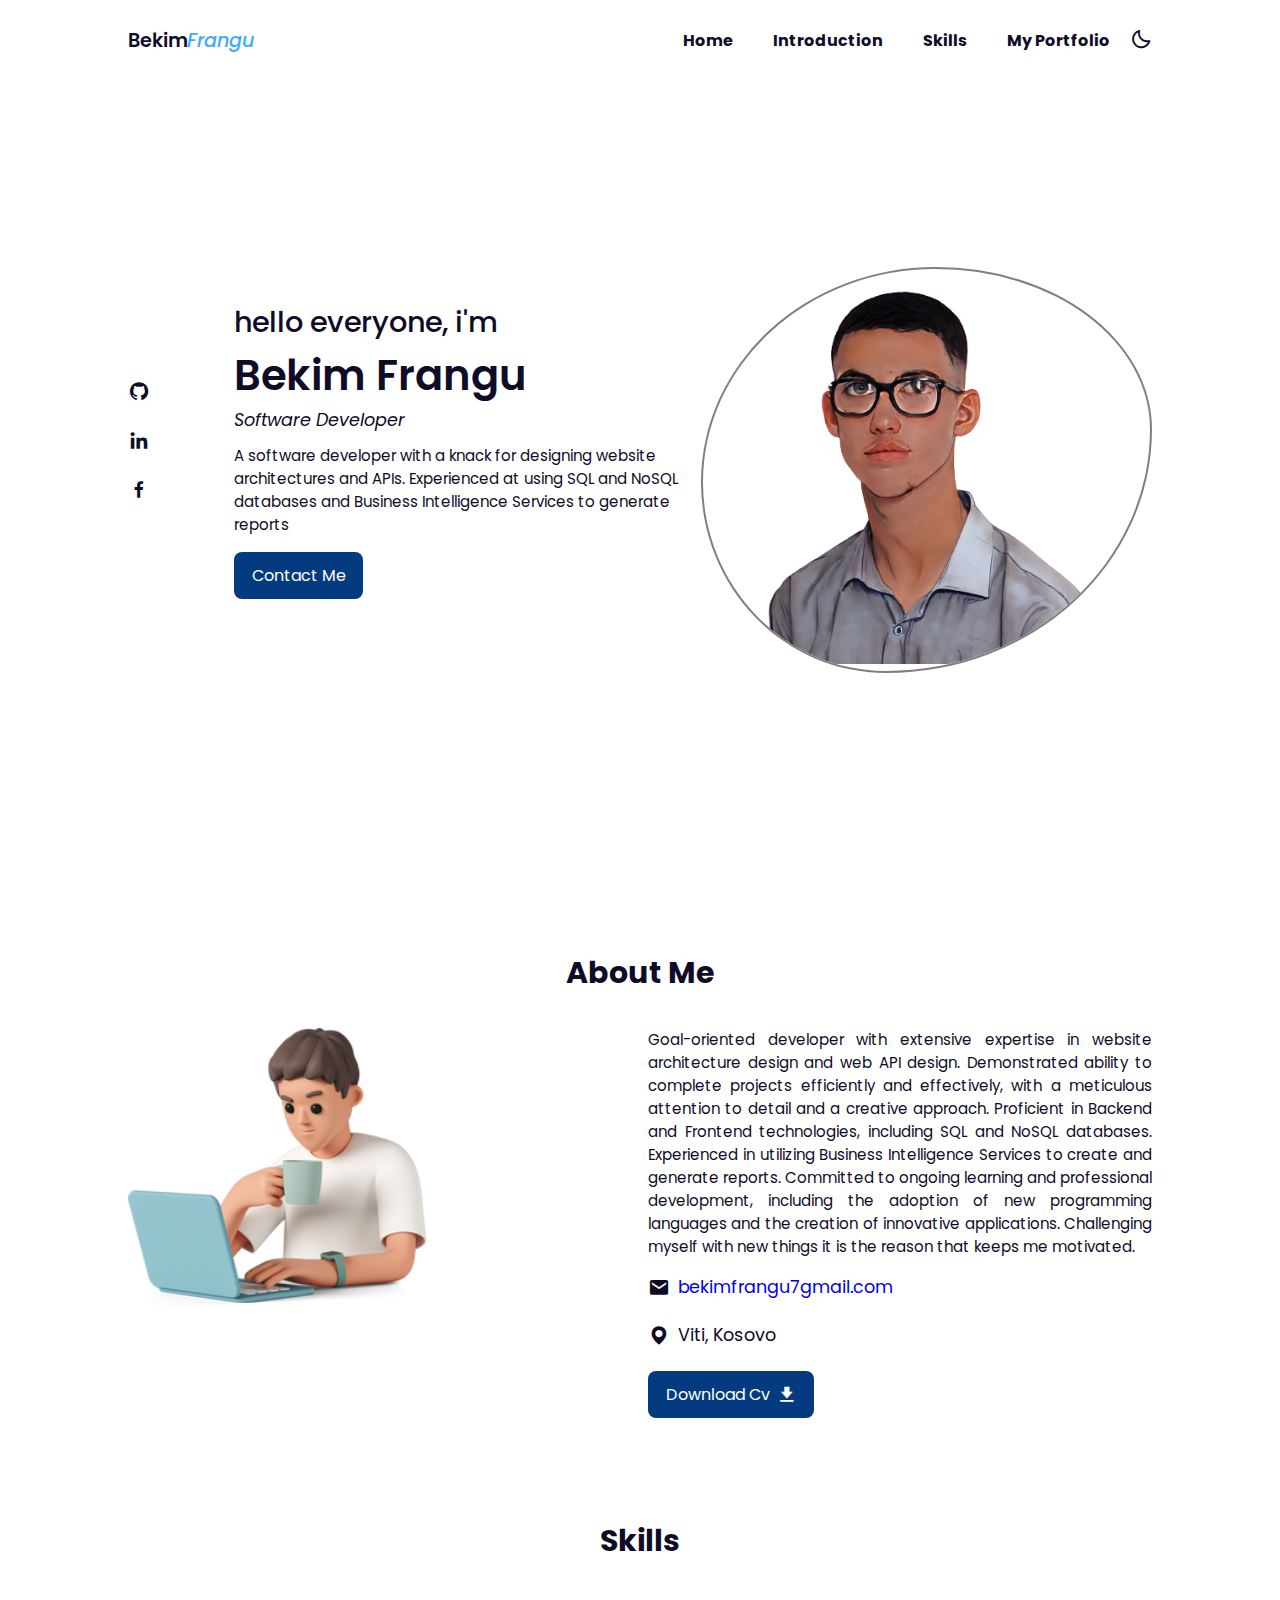
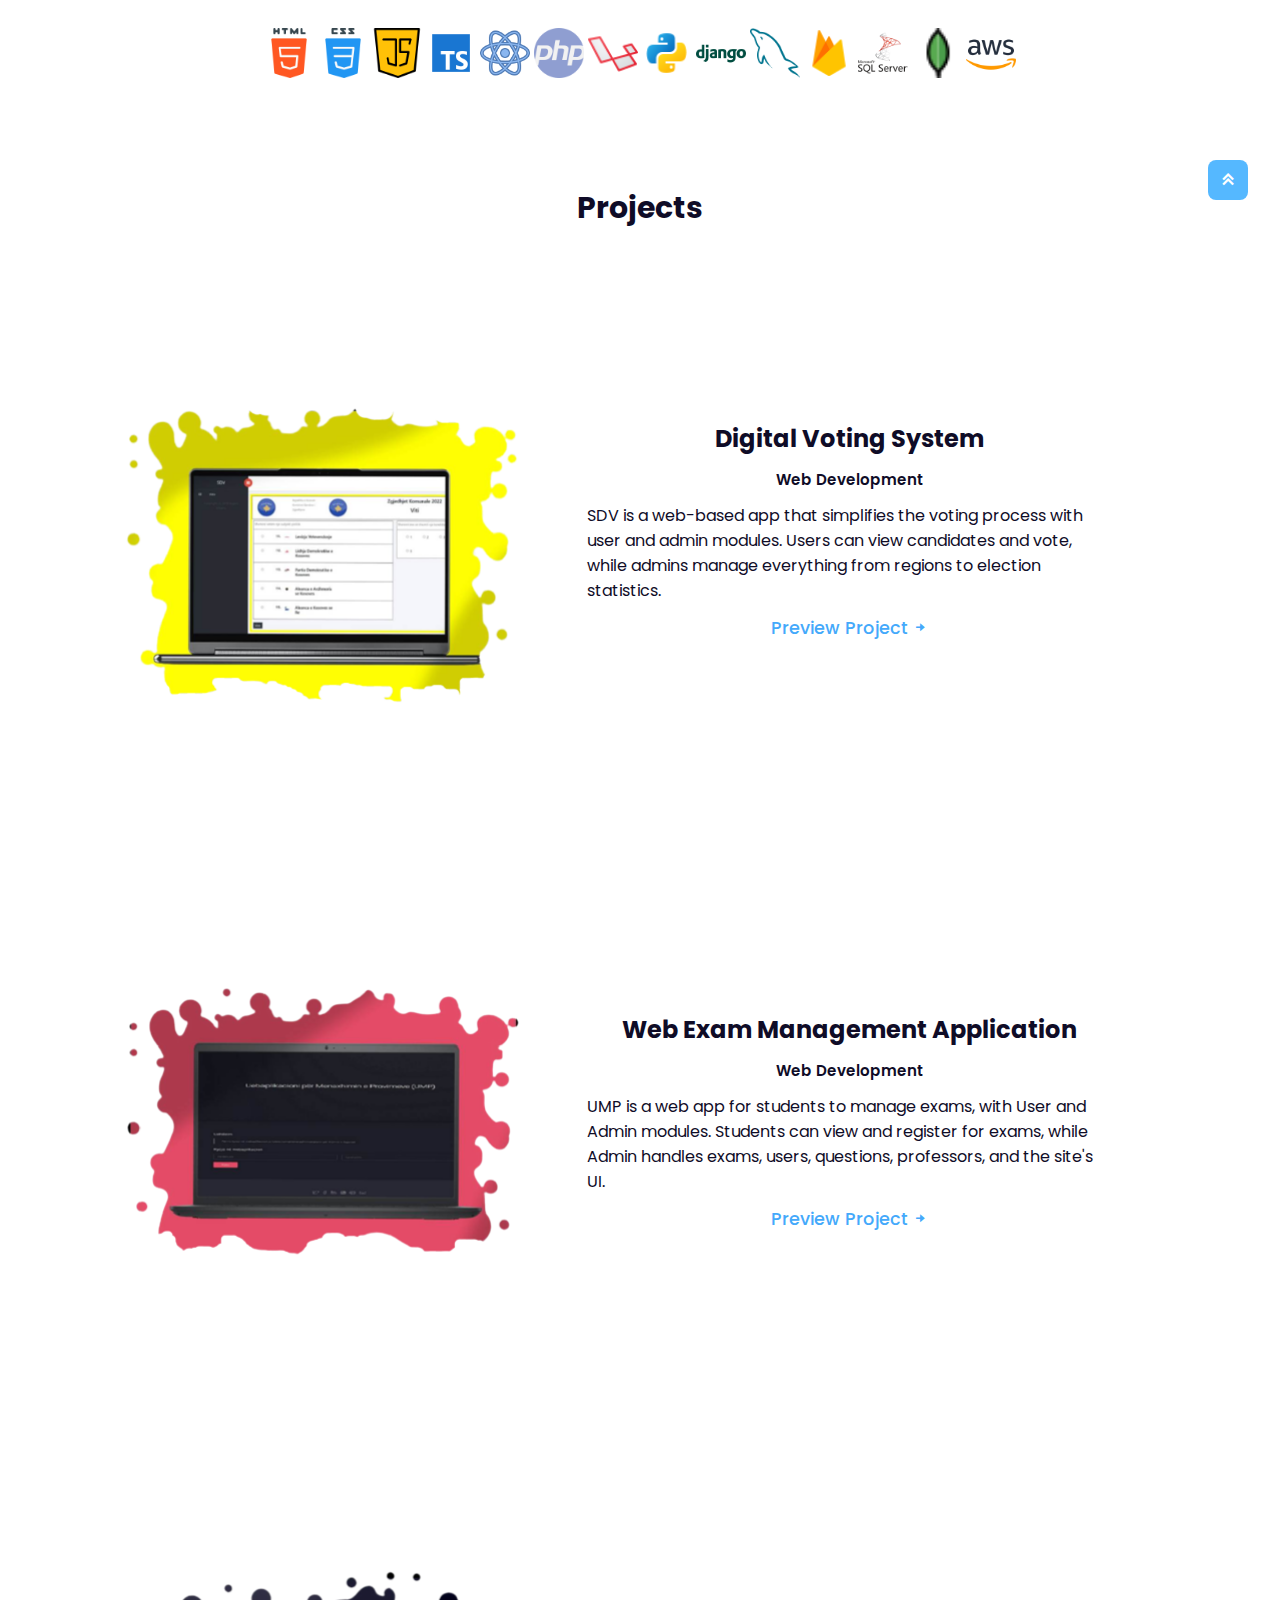
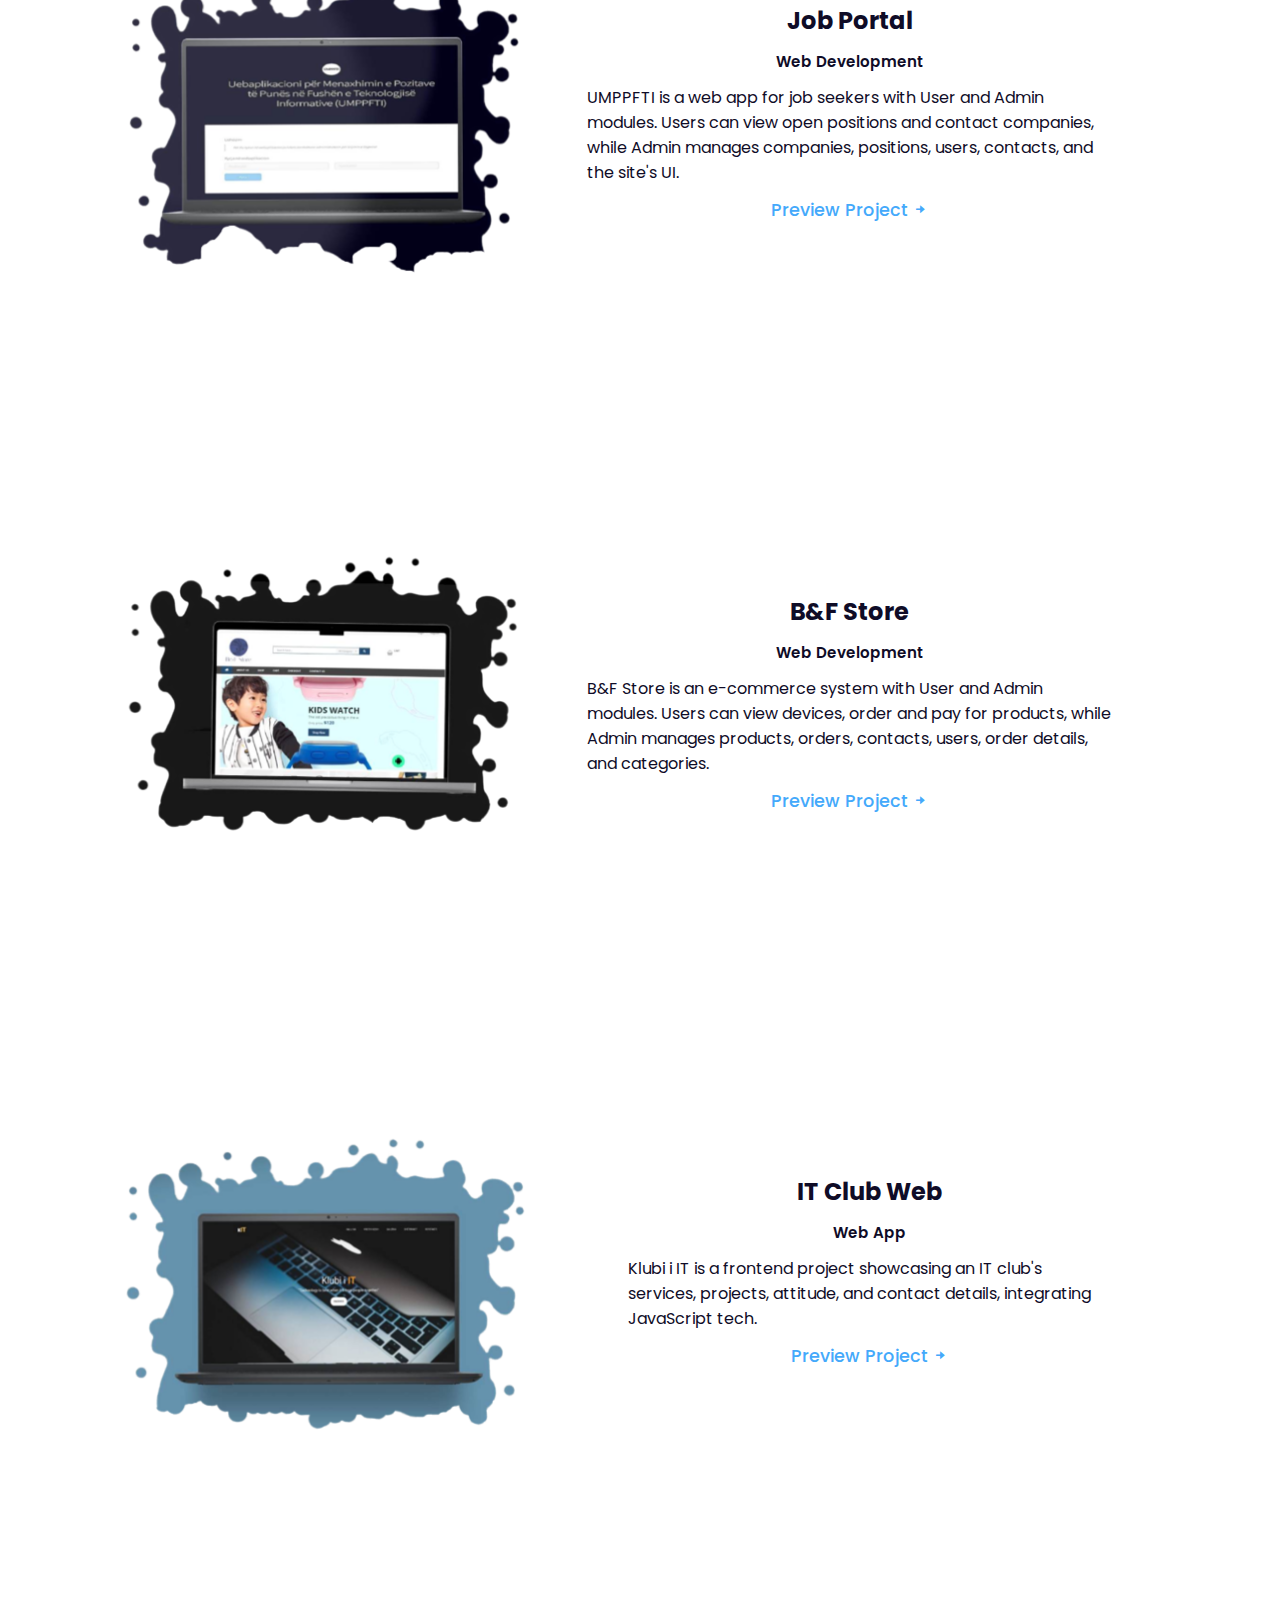
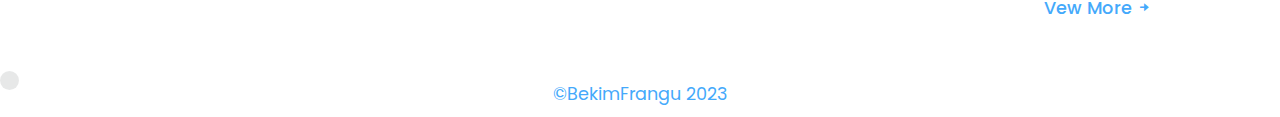
<file: index.html>
<!DOCTYPE html>
<html lang="en">
  <head>
    <meta charset="UTF-8" />
    <meta http-equiv="X-UA-Compatible" content="IE=edge" />
    <meta name="viewport" content="width=device-width, initial-scale=1.0" />
    <title>Bekim Frangu</title>
    <!-- link to css -->
    <link rel="stylesheet" href="style.css" />

    <!-- boxicons-->
    <link
      href="https://unpkg.com/boxicons@2.1.2/css/boxicons.min.css"
      rel="stylesheet"
    />
   <link rel="apple-touch-icon" sizes="76x76" href="img/apple-touch-icon.png">
    <link rel="icon" type="image/png" sizes="32x32" href="img/favicon-32x32.png">
    <link rel="icon" type="image/png" sizes="16x16" href="/img/favicon-16x16.png">
    <link rel="manifest" href="img/site.webmanifest">
    <link rel="mask-icon" href="img/safari-pinned-tab.svg" color="#5bbad5">
    <meta name="apple-mobile-web-app-title" content="clapycodes">
    <meta name="application-name" content="clapycodes">
    <meta name="msapplication-TileColor" content="#2d89ef">
    <meta name="theme-color" content="#ffffff">
    <!-- favicons -->
    <link rel="shortcut icon" type="image/png" href="img/favicon.ico">
    <meta property="og:site_name" content="clapycodes" />
  </head>
  <body>
    <!--- SCroll Top-->
    <a href="#home" class="scroll-top">
      <i class="bx bx-chevrons-up"></i>
    </a>

    <!-- navbar -->
    <header>
      <a href="#home" class="logo"
        >Bekim <span class="text-span">Frangu</span></a
      >

      <div class="bx bx-menu" id="menu-icon"></div>

      <ul class="navbar">
        <li><a href="#home">Home</a></li>
        <li><a href="#introduction">Introduction</a></li>
        <li><a href="#skills">Skills</a></li>
        <li><a href="#myportfolio">My Portfolio</a></li>
        <div class="bx bx-moon" id="darkmode"></div>
      </ul>
    </header>

    <!-- home -->
    <section class="home" id="home">
      <div class="social">
        <a href="https://github.com/bekimfrangu" target="_blank"
          ><i class="bx bxl-github"></i
        ></a>
        <a href="https://www.linkedin.com/in/bekim-frangu" target="_blank"
          ><i class="bx bxl-linkedin"></i
        ></a>
        <a
          href="https://www.facebook.com/BekimFrangu10"
          target="_blank"
          ><i class="bx bxl-facebook"></i
        ></a>
      </div>
      <div class="home-img">
        <img src="img/pf.png" alt="Profile Pic" />
      </div>
      <div class="home-text">
        <span>hello everyone, i'm</span>
        <h1>Bekim Frangu</h1>
        <h2>Software Developer</h2>
        <p>
          
          A software developer with a knack for designing website architectures and APIs.
          Experienced at using SQL and NoSQL databases and Business Intelligence Services to generate reports <br />
        </p>
        <a href="mailto:bekimfrangu7@gmail.com" class="btn">Contact Me</a>
      </div>
    </section>

    <!-- about -->
    <section class="about" id="introduction">
      <div class="heading">
        <h2>About Me</h2>
      </div>

      <div class="about-container">
        <div class="about-img">
          <img
            src="img/casual-life-3d-man-working-on-laptop-and-drinking-coffee.png"
            alt="Man working on laptop and drinking coffee"
          />
        </div>
        <div class="about-text">
          <p align="justify"> 
            Goal-oriented developer with extensive expertise in website architecture design and web API design.
            Demonstrated ability to complete projects efficiently and effectively, with a meticulous attention to detail
            and a creative approach. Proficient in Backend and Frontend technologies, including SQL and NoSQL
            databases. Experienced in utilizing Business Intelligence Services to create and generate reports.
            Committed to ongoing learning and professional development, including the adoption of new
            programming languages and the creation of innovative applications. Challenging myself with new things it
            is the reason that keeps me motivated.
          </p>
          <div class="information">
            <div class="info-box">
              <i class="bx bxs-envelope"></i>
              <a href="mailto:bekimfrangu7gmail" target="_blank"
                ><span>bekimfrangu7gmail.com</span></a
              >
            </div>

            <div class="info-box">
              <i class="bx bxs-map"></i>
              <span>Viti, Kosovo</span>
            </div>
          </div>
          <a href="Bekim'sResume.pdf" download="" class="btn"
            >Download Cv <i class="bx bxs-download"></i
          ></a>
        </div>
      </div>
    </section>

    <!-- skills -->
    <section class="skills" id="skills">
      <div class="heading">
        <h2>Skills</h2>
      </div>
      <!-- Skills Content -->
      <div class="skills-container">
        <div class="bars">
          <div class="col-lg-12">
            <a href="https://developer.mozilla.org/en-US/docs/Web/HTML" target="_blank"><img src="img/skills/html-5.png" alt="html" width="50" height="50"></a>
            <a href="https://developer.mozilla.org/en-US/docs/Web/CSS" target="_blank"><img src="img/skills/css.png" alt="CSS3" width="50" height="50"></a>
            <a href="https://developer.mozilla.org/en-US/docs/Web/JavaScript" target="_blank"><img src="img/skills/java-script.png" alt="JAVASCRIPT" width="50" height="50"></a>
            <a href="https://www.typescriptlang.org/docs/" target="_blank"><img src="img/skills/ts.png" alt="ts" width="50" height="50"></a>
            <a href="https://reactjs.org/docs/getting-started.html" target="_blank"><img src="img/skills/react.png" alt="react" width="50" height="50"></a>
            <a href="https://www.php.net/docs.php" target="_blank"><img src="img/skills/php.png" alt="PHP" width="50" height="50"></a>
            <a href="https://laravel.com/docs/10.x/installation" target="_blank"><img src="img/skills/laravel.png" alt="Laravel" width="50" height="50"></a>
            <a href="https://docs.python.org/3/" target="_blank"><img src="img/skills/python.png" alt="python" width="50" height="50"></a>
            <a href="https://docs.djangoproject.com/en/4.1/" target="_blank"><img src="img/skills/django.png" alt="django" width="50" height="50"></a>
            <a href="https://dev.mysql.com/doc/" target="_blank"><img src="img/skills/mysql.png" alt="MySQL" width="50" height="50"></a>
            <a href="https://firebase.google.com/docs/guides" target="_blank"><img src="img/skills/firebase.png" alt="firebase" width="50" height="50"></a>
            <a href="https://learn.microsoft.com/en-us/sql/sql-server/?view=sql-server-ver16" target="_blank"><img src="img/skills/sql-server.png" alt="sql-server" width="50" height="50"></a>
            <a href="https://www.mongodb.com/docs/" target="_blank"><img src="img/skills/mongo.png" alt="mongo" width="50" height="50"></a>
            <a href="https://docs.aws.amazon.com/" target="_blank"><img src="img/skills/aws.png" alt="mongo" width="50" height="50"></a>
        </div>
        </div>
      </div>
    </section>

    <!-- portfolio -->
    <section class="portfolio" id="myportfolio">
      <div class="heading">
        <h2>Projects</h2>
      </div>
      <div class="portfolio-content">
        <div class="portfolio-card">
          <div class="portfolio-img">
            <img src="img/sdv.png" alt="Dgital Voting System" />
          </div>
          <div class="card-content">
            <h2>Digital Voting System</h2>
            <h3>Web Development</h3>
            <p>
              SDV is a web-based app that simplifies the voting process with user and admin modules. Users can view candidates and vote, while admins manage everything from regions to election statistics.
            </p> 
            <div class="btns">
            <a href="https://github.com/bekimfrangu/digital-voting-system" target="_blank" class="btn-text" style="color: blue">
              <span class="span">Preview Project</span>

              <i class="bx bxs-right-arrow-alt"></i>
            </a>
            <!-- <a href="https://clapycodes.gumroad.com/l/warehouse-company" target="_blank" class="btn-text">
              <span class="span">Buy It</span>
              <i class="bx bxs-right-arrow-alt bxss"></i>
            </a> -->
            </div>
          </div>
        </div>

        <!-- img 2 -->
        <div class="portfolio-card">
          <div class="portfolio-img">
            <img src="img/ump.png" alt="Web Exam Management Application" />
          </div>
          <div class="card-content">
            <h2>Web Exam Management Application</h2>
            <h3>Web Development</h3>
            <p>
              UMP is a web app for students to manage exams, with User and Admin modules. Students can view and register for exams, while Admin handles exams, users, questions, professors, and the site's UI.
            </p>
            <div class="btns">
              <a href="https://github.com/bekimfrangu/exams-management-system" target="_blank" class="btn-text" style="color: blue">
                <span class="span">Preview Project</span>
  
                <i class="bx bxs-right-arrow-alt"></i>
              </a>
                </div>
          </div>
        </div>

        <!-- img 3 -->
        <div class="portfolio-card">
          <div class="portfolio-img">
            <img src="img/umppfti.png" alt="Job Portal" />
          </div>
          <div class="card-content">
            <h2>Job Portal</h2>
            <h3>Web Development</h3>
            <p>
              UMPPFTI is a web app for job seekers with User and Admin modules. Users can view open positions and contact companies, while Admin manages companies, positions, users, contacts, and the site's UI.
            </p>
            <div class="btns">
              <a href="https://github.com/bekimfrangu/job-portal-management-system" target="_blank" class="btn-text" style="color: blue">
                <span class="span">Preview Project</span>
  
                <i class="bx bxs-right-arrow-alt"></i>
              </a>
                </div>
          </div>
        </div>

        <!-- img 4 -->
        <div class="portfolio-card">
          <div class="portfolio-img">
            <img src="img/Ecom.png" alt="E commerce" />
          </div>
          <div class="card-content">
            <h2>B&F Store</h2>
            <h3>Web Development</h3>
            <p>
              B&F Store is an e-commerce system with User and Admin modules. Users can view devices, order and pay for products, while Admin manages products, orders, contacts, users, order details, and categories.
            </p>
            <div class="btns">
              <a href="https://github.com/bekimfrangu/e-commerce" target="_blank" class="btn-text" style="color: blue">
                <span class="span">Preview Project</span>
  
                <i class="bx bxs-right-arrow-alt"></i>
              </a>
            </div>
          </div>
        </div>

        <!-- img 5 -->
        <div class="portfolio-card">
          <div class="portfolio-img">
            <img src="img/kit.png" alt="IT Club" />
          </div>
          <div class="card-content">
            <h2>IT Club Web</h2>
            <h3>Web App</h3>
            <p>
              Klubi i IT is a frontend project showcasing an IT club's services, projects, attitude, and contact details, integrating JavaScript tech.
            </p>
            <div class="btns">
              <a href="#" target="_blank" class="btn-text" style="color: blue">
                <span class="span">Preview Project</span>
                <i class="bx bxs-right-arrow-alt"></i>
              </a>
            </div>
          </div>
        </div>
      
      </div>
      <div class="btns">
        <a href="https://github.com/bekimfrangu" target="_blank" class="btn-text" style="color: blue">
          <span class="span">Vew More</span>

          <i class="bx bxs-right-arrow-alt"></i>
        </a>
      </div>
    </section>

    <div class="cursor"></div>
    <!-- copyright -->
    <div class="copyright">
      <p>&#169;BekimFrangu 2023</p>
    </div>

    <!-- link to js --> 
    <script src="main.js"></script>
    <!-- Start of OpenWidget (www.openwidget.com) code -->
    <!-- <script>
      window.__ow = window.__ow || {};
      window.__ow.organizationId = "b85c5de7-5e89-437b-8c15-7c070757cb5c";
      ;(function(n,t,c){function i(n){return e._h?e._h.apply(null,n):e._q.push(n)}var e={_q:[],_h:null,_v:"2.0",on:function(){i(["on",c.call(arguments)])},once:function(){i(["once",c.call(arguments)])},off:function(){i(["off",c.call(arguments)])},get:function(){if(!e._h)throw new Error("[OpenWidget] You can't use getters before load.");return i(["get",c.call(arguments)])},call:function(){i(["call",c.call(arguments)])},init:function(){var n=t.createElement("script");n.async=!0,n.type="text/javascript",n.src="https://cdn.openwidget.com/openwidget.js",t.head.appendChild(n)}};!n.__ow.asyncInit&&e.init(),n.OpenWidget=n.OpenWidget||e}(window,document,[].slice))
    </script> -->
    <!-- End of OpenWidget code -->
  </body>
</html>
</file>
<file: style.css>
@import url("https://fonts.googleapis.com/css2?family=Poppins:wght@200;300;400;500;600;700&display=swap");
* {
  margin: 0;
  padding: 0;
  box-sizing: border-box;
  list-style: none;
  text-decoration: none;
  scroll-behavior: smooth;
  scroll-padding-top: 2rem;
  font-family: "Poppins", sans-serif;
  scrollbar-width: 10px;
}
::-webkit-scrollbar {
  width: 0.4em;
  height: 2em;
}

::-webkit-scrollbar-thumb {
  background: rgb(46, 31, 255);
}

:root {
  --main-color: #033a80;
  --bg-color: #fff;
  --text-color: #0f0c27;
  --hover: hsl(260, 100%, 51%);
  --hover2: hsl(220, 87%, 69%);

  --big-font: 2.6rem;
  --medium-font: 1.8rem;
  --p-font: 0.941rem;

  --blob-radius: 52% 48% 59% 41% / 53% 40% 60% 47%;
}
section {
  padding: 50px 10%;
}
body.active {
  --text-color: #fff;
  --bg-color: #1e1e1e;
}
body {
  background: var(--bg-color);
  color: var(--text-color);
  cursor: none;
}
.cursor {
  pointer-events: none;
  position: fixed;
  padding: 0.6rem;
  background-color: #181717;
  border-radius: 90%;
  mix-blend-mode: difference;
  transition: transform 0.3s ease;
}
*::selection {
  color: var(--bg-color);
  background-color: var(--main-color);
}
.heading {
  text-align: center;
}
.heading h2 {
  font-size: 30px;
}
.heading span {
  font-size: 1.2rem;
  color: #44a9fb;
}
header {
  position: fixed;
  width: 100%;
  height: 80px;
  top: 0;
  right: 0;
  z-index: 1000;
  display: flex;
  align-items: center;
  justify-content: space-between;
  background: var(--bg-color);
  padding: 13px 10%;
  transition: 0.2s;
}
.logo {
  font-size: 1.2rem;
  font-weight: 600;
  color: var(--text-color);
}
.text-span {
  color: #44a9fb;
  font-size: 1.2rem;
  text-decoration: wavy;
  font-style: italic;
  margin-left: -5px;
}
.navbar {
  display: flex;
}
.navbar a {
  font-size: 1rem;
  padding: 10px 20px;
  color: var(--text-color);
  font-weight: bold;
  transition: 0.2s;
}
.navbar a:hover {
  color: var(--hover2);
}
#menu-icon {
  font-size: 24px;
  z-index: 10001;
  display: none;
}
#darkmode {
  font-size: 22px;
  cursor: pointer;
}
#darkmode:hover {
  transition: 0.2s;
  color: var(--hover2);
}
.home {
  position: relative;
  width: 100%;
  min-height: 100vh;
  display: grid;
  grid-template-columns: 0.2fr 1fr 1fr;
  align-items: center;
  gap: 1rem;
}
.home-img {
  order: 3;
  border-radius: var(--blob-radius);
  overflow: hidden;
  border: 2px solid gray;
  animation: blobAnim 30s linear infinite;
  margin-top: 40px;
}

@keyframes blobAnim {
  0%,
  100% {
    border-radius: var(--blob-radius);
  }

  10% {
    border-radius: 33% 67% 50% 50% / 43% 39% 61% 57%;
  }

  20% {
    border-radius: 51% 49% 31% 69% / 65% 39% 61% 35%;
  }

  30% {
    border-radius: 51% 49% 56% 44% / 45% 39% 61% 55%;
  }

  40% {
    border-radius: 66% 34% 33% 67% / 48% 71% 39% 52%;
  }

  50% {
    border-radius: 46% 54% 33% 67% / 48% 30% 70% 52%;
  }

  60% {
    border-radius: 46% 54% 56% 44% / 48% 30% 70% 52%;
  }

  70% {
    border-radius: 46% 54% 56% 44% / 65% 53% 47% 35%;
  }

  80% {
    border-radius: 67% 33% 56% 44% / 37% 53% 47% 63%;
  }

  90% {
    border-radius: 46% 54% 32% 68% / 37% 53% 47% 63%;
  }
}
.home-img img {
  width: 100%;
}
.home-text span {
  font-size: var(--medium-font);
  font-weight: 500;
}
.home-text h1 {
  font-size: var(--big-font);
  font-weight: 600;
}
.home-text h2 {
  font-size: 1.1rem;
  font-style: italic;
  text-transform: capitalize;
  font-weight: 400;
}
.home-text p {
  font-size: var(--p-font);
  font-weight: 400;
  text-align: left;
  margin: 0.7rem 0 1rem;
}

.social {
  display: flex;
  flex-direction: column;
}
.social a {
  margin-bottom: 1rem;
  font-size: 22px;
  color: var(--text-color);
}
.social a:hover {
  color: var(--hover);
}
.btn {
  display: inline-flex;
  align-items: center;
  background-color: var(--main-color);
  color: #fff;
  padding: 0.7rem 1.1rem;
  border-radius: 0.5rem;
  transition: all 0.3s;
}
.btn i {
  font-size: 20px;
  padding-left: 7px;
}

.btn:hover {
  background-color: var(--hover);
}

.about-container {
  display: grid;
  grid-template-columns: repeat(2, 1fr);
  gap: 1rem;
  margin-top: 2rem;
}

.about-img img {
  width: 60%;
  border-radius: 0.6rem;
}
.about-text p {
  font-size: var(--p-font);
  font-weight: 400;
}
.information {
  margin: 1rem 0 1.4rem;
}
.information .info-box {
  display: flex;
  align-items: center;
  margin-bottom: 1.4rem;
}
.information .info-box .bx {
  font-size: 22px;
}
.information .info-box:hover {
  color: var(--hover);
}

.information .info-box span {
  font-weight: 400;
  margin-left: 0.5rem;
}
.information .info-box a span {
  font-weight: 400;
  margin-left: 0.5rem;
}

.skills-container {
  display: flex;
  flex-wrap: wrap;
  justify-content: center;
  gap: 2rem;
  margin-top: 4rem;
}
.skills-img img {
  width: 80%;
  padding-left: 4rem;
  object-position: center;
}
.bars-box {
  position: relative;
  display: flex;
  justify-content: space-between;
  align-items: center;
  padding: 1rem 0;
  margin-bottom: 1rem;
}
.bars-box h3,
span {
  font-size: 1.1rem;
  font-weight: 500;
}
.light-bar {
  position: absolute;
  bottom: 0;
  left: 0;
  width: 100%;
  height: 0.5rem;
  background: hsla(258, 85%, 16%, 0.605);
  border-radius: 0.5rem;
}
.percentage-bar {
  position: absolute;
  bottom: 0;
  left: 0;
  height: 0.5rem;
  background: deepskyblue;
  border-radius: 0.5rem;
}
.html-bar {
  width: 94%;
}
.css-bar {
  width: 84%;
}
.js-bar {
  width: 74%;
}
.wp-bar {
  width: 79%;
}

/* portfolio */
.portfolio-content {
  display: grid;
  padding: 10px 40px;
}
.portfolio-card {
  display: flex;
  flex-direction: row;
  gap: 10px;
  grid-gap: 9px;
}

.portfolio-img,
.card-content {
  padding-top: 90px;
}
.portfolio-img img {
  width: 100%;
  display: block;
  overflow: hidden;
}
.portfolio-img img:hover {
  transform: scale(1.1);
  transition: 1s;
}
.card-content {
  display: flex;
  flex-direction: column;
  gap: 12px;
  align-items: center;
  border-radius: 0.5rem;
  padding: 0 9px -39px 19px;
  margin-top: 90px;
  
}
.card-content p{
  display: flex;
  justify-content: space-evenly;
  text-align: flex-start;
}
.card-content h3 {
  font-size: var(--p-font);
  font-weight: 570;
}

 .btns {
   display: flex;
   justify-content: flex-end;
   gap: 0.9rem;
}  
 .card-content .btn-text {
  display: inline-block;
  align-items: center;
  font-weight: 700;
  transition: 0.3s;
  padding-inline: 12px;  
} 

.btn-text span,
.btn-text i {
  color: #44a9fb;
  transition: 0.24s;
}

.btn-text span:is(:hover, ) {
  padding-inline-end: 8px;
  transition: 0.2s ease;
  background-color: transparent;
}

/* footer */
.footer {
  display: grid;
  place-items: center;
  padding: 20px;
  background-color: #ebebeb;
  color: #000;
}
.footer code {
  font-size: 1.5rem;
  margin-bottom: 1.6rem;
  font-weight: 500;
}
.footer-social a i {
  color: rgb(4, 78, 107);
  font-size: 25px;
  margin-left: 10px;
  text-align: center;
  line-height: 40px;
  background-color: #fff;
  border-radius: 50%;
  width: 40px;
  height: 40px;
}

.footer-social i:hover {
  color: var(--hover);
  transition: all 0.3s;
}
.copyright {
  padding: 10px;
  font-size: 1.1rem;
  background: var(--bg-color);
  text-align: center;
  color: #44a9fb;
}

.copyright a {
  color: #44a9fb;
}
.copyright a:hover {
  font-style: oblique;
  color: #44a9fb;
}

/* scroll top */
/* scroll top */
.scroll-top {
  position: fixed;
  bottom: -100%;
  display: flex;
  right: 2rem;
  z-index: 1;
}

.scroll-top .bx {
  padding: 8px;
  font-size: 1.5rem;
  color: var(--bg-color);
  background: #55b8ff;
  border-radius: 0.5rem;
}
.scroll-top .bx:hover {
  background: var(--text-color);
  transition: 0.2s ease;
}
.scroll-active {
  bottom: 2rem;
  transition: 0.3s;
}

/* responsive */
@media (max-width: 991px) {
  header {
    padding: 18px 4%;
  }
  section {
    padding: 50px 4%;
  }
}
@media (max-width: 881px) {
  :root {
    --big-font: 2.7rem;
    --medium-font: 1.4rem;
  }
}
@media (max-width: 772px) {
  header {
    padding: 11px 4%;
  }
  #menu-icon {
    display: initial;
    color: var(--text-color);
  }
  header .navbar {
    position: absolute;
    top: -500px;
    left: 0;
    right: 0;
    display: flex;
    flex-direction: column;
    background-color: var(--bg-color);
    box-shadow: 0 4px 4px rgb(0 0 0 /10%);
    transition: 0.2s ease;
    text-align: center;
  }
  .navbar.active {
    top: 100%;
  }
  .navbar a {
    padding: 1.5rem;
    display: block;
    background-color: var(--bg-color);
  }
  #darkmode {
    position: absolute;
    top: 1.4rem;
    right: 2rem;
  }
}

@media (max-width: 768px) {
  :root {
    --big-font: 2.4rem;
    --medium-font: 1.2rem;
  }
  header {
    padding: 11px 4%;
  }
  #menu-icon {
    display: initial;
    color: var(--text-color);
  }
  header .navbar {
    position: absolute;
    top: -500px;
    left: 0;
    right: 0;
    display: flex;
    flex-direction: column;
    background-color: var(--bg-color);
    box-shadow: 0 4px 4px rgb(0 0 0 /10%);
    transition: 0.2s ease;
    text-align: center;
  }
  .navbar.active {
    top: 100%;
  }
  .navbar a {
    padding: 1.5rem;
    display: block;
    background-color: var(--bg-color);
  }
  #darkmode {
    position: absolute;
    top: 1.4rem;
    right: 2rem;
  }
  .scroll-down {
    display: none;
  }
  .home {
    grid-template-columns: 0.5fr 3fr;
  }
  .home-text {
    grid-column: 1/3;
  }
  .home-img {
    order: inherit;
  }
  .home .social {
    margin-top: 24px;
  }
  .home-img img {
    display: flex;
    margin-top: 30px;
  }
  .about-container {
    grid-template-columns: 1fr;
  }
  .about-text {
    text-align: center;
  }
  .about-img {
    display: flex;
    justify-content: center;
  }
  .skills-container {
    grid-template-columns: 1fr;
  }
  .skills-img img {
    padding-left: 0;
  }
  .skills-img {
    padding-top: 2rem;
    display: flex;
    justify-content: center;
  }
  .portfolio {
    display: grid;
  }
  .portfolio-content {
    grid-template-columns: 1fr, 1fr;
  }
  .portfolio-card {
    overflow-x: hidden;
    display: block;
    grid-template-columns: 1fr 1fr;
  }

  .portfolio-img {
    width: 100%;
    display: flex;
    text-align: center;
    justify-content: center;
    padding-left: 90px;
  }
  .card-content h3 {
    font-size: small;
    font-weight: 570;
  }
  .card-content h2 {
    font-size: 1.2rem;
  }
  .card-content p {
    text-align: center;
    font-size: var(--p-font);
    margin-bottom: 5px;
  }
  .card-content {
    padding: 40px 0;
  }
  .btn-text {
    display: flex;
    justify-content: center;
    align-items: center;
    text-align: center;
  }
  .btn-text span {
    font-size: 0.9rem;
  }
}
@media (max-width: 340px) {
  :root {
    --big-font: 1.7rem;
    --medium-font: 1.1rem;
  }
  .home-text span {
    font-size: 1rem;
  }
  .home-text h2 {
    font-size: 0.9rem;
    font-weight: 500;
  }
  .information .info-box span {
    font-size: 1rem;
  }
  .portfolio-content {
    padding: 10px 30px;
    grid-template-columns: repeat(auto-fit, minmax(200px, auto));
  }
  .portfolio {
    display: grid;
  }
}
@media (max-width: 375px) {
  .card-content h2 {
    font-size: 1rem;
    text-align: center;
  }
  .portfolio {
    width: 100%;
    text-align: center;
    display: block;
    padding: 0;
    margin: 0;
  }
  .portfolio-card {
    width: 100%;
    display: inline-block;
    grid-template-columns: 1fr 1fr;
  }

  .portfolio-img {
    width: 90%;
    display: flex;
    justify-content: center;
  }

  .portfolio-img img {
    width: 500px;
    margin-left: -90px;
  }
  .about-text p {
    align-items: center;
    padding-right: 20px;
  }
  .info-box {
    font-size: 1rem;
  }
}

@media (min-width: 393px) {
  .portfolio-img {
    width: 100%;
    display: flex;
    align-items: center;
  }
  .portfolio-img img {
    width: 900px;
    margin-left: -90px;
  }
  .card-content h2 {
    align-items: center;
    justify-content: center;
    text-align: center;
  }
}
@media (min-width: 375px) {
  .portfolio-img {
    width: 100%;
    display: flex;
    align-items: center;
  }
  .portfolio-img img {
    width: 500px;
    margin-left: -90px;
  }
  .card-content h2 {
    align-items: center;
    justify-content: center;
    text-align: center;
  }
}

@media (max-width: 280px) {
  .portfolio-img {
    width: 100%;
    display: flex;
    align-items: center;
  }
  .portfolio-img img {
    width: 500px;
    margin-left: -90px;
  }
}
</file>
